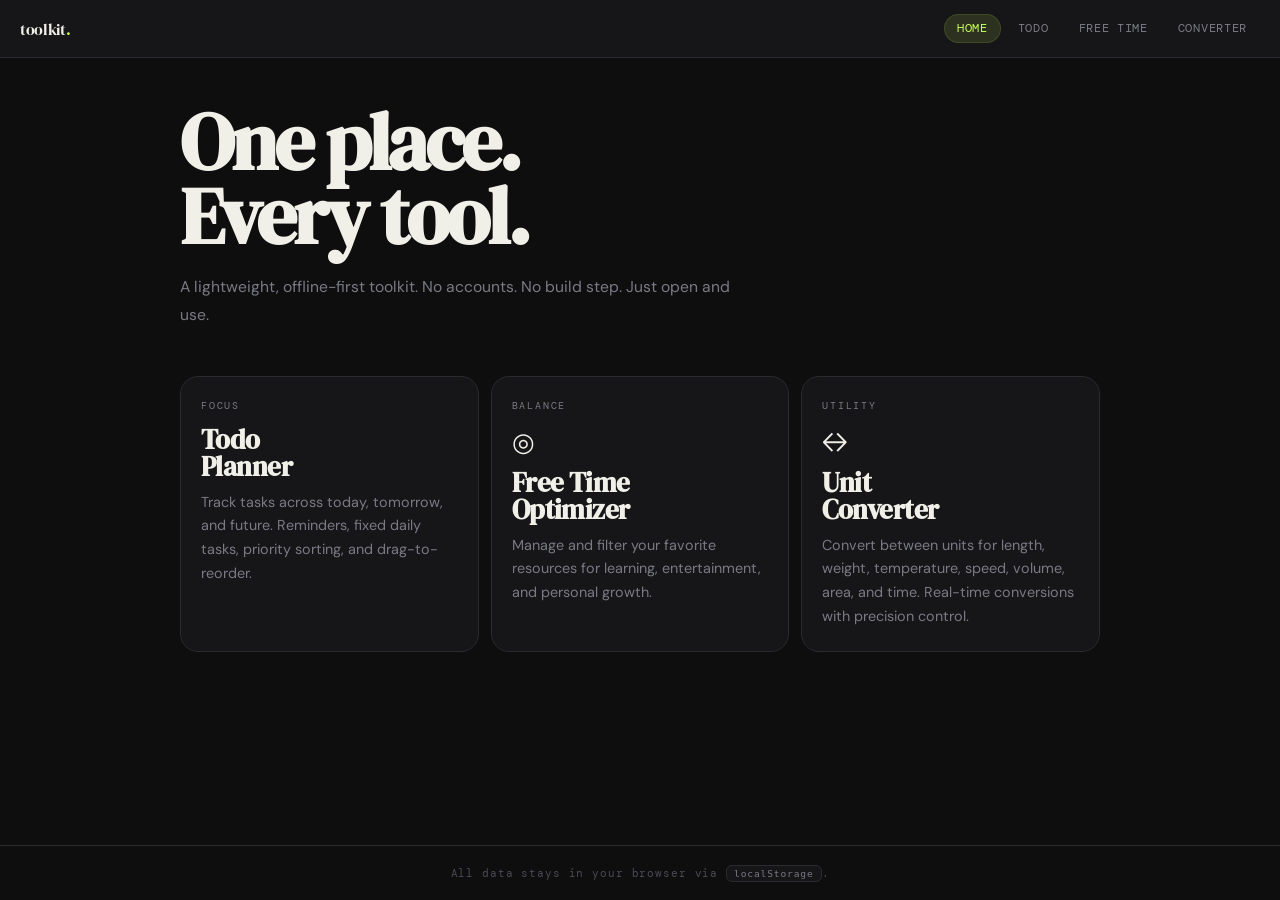
<file: index.html>
<!DOCTYPE html>
<html lang="en">
<head>
<meta charset="UTF-8">
<meta name="viewport" content="width=device-width, initial-scale=1.0">
<title>My Toolkit</title>
<link rel="stylesheet" href="./css/shared.css">
<link rel="stylesheet" href="./css/index.css">
</head>
<body>

<nav class="site-nav">
  <a class="site-nav-logo" href="./index.html">toolkit<span>.</span></a>
  <div class="site-nav-links">
    <a class="site-nav-link active" href="./index.html">Home</a>
    <a class="site-nav-link" href="./todo.html">Todo</a>
    <a class="site-nav-link" href="./free-time.html">Free Time</a>
    <a class="site-nav-link" href="./converter.html">Converter</a>
  </div>
</nav>

<main class="shell">

  <div class="intro">
    <h1 class="hero-title">One place.<br>Every tool.</h1>
    <p class="hero-lede">
      A lightweight, offline-first toolkit.
      No accounts. No build step. Just open and use.
    </p>
  </div>

  <div class="cards-grid">

    <a class="tool-card" href="./todo.html" data-tool="todo">
      <div>
        <div class="card-tag">Focus</div>
        <span class="card-icon"></span>
        <h2 class="card-h2">Todo<br>Planner</h2>
        <p class="card-desc">
          Track tasks across today, tomorrow, and future. Reminders,
          fixed daily tasks, priority sorting, and drag-to-reorder.
        </p>
      </div>
    </a>

    <a class="tool-card" href="./free-time.html" data-tool="free-time">
      <div>
        <div class="card-tag">Balance</div>
        <span class="card-icon">◎</span>
        <h2 class="card-h2">Free Time<br>Optimizer</h2>
        <p class="card-desc">
          Manage and filter your favorite resources for learning, entertainment, and personal growth.
        </p>
      </div>
    </a>

    <a class="tool-card" href="./converter.html" data-tool="converter">
      <div>
        <div class="card-tag">Utility</div>
        <span class="card-icon">↔</span>
        <h2 class="card-h2">Unit<br>Converter</h2>
        <p class="card-desc">
          Convert between units for length, weight, temperature, speed, volume, area, and time. Real-time conversions with precision control.
        </p>
      </div>
    </a>

  </div>

</main>

<footer class="index-footer">
  All data stays in your browser via <code>localStorage</code>.
</footer>

<script src="./js/shared.js"></script>
</body>
</html>
</file>
<file: css/shared.css>
/* ============================================================
   SHARED.CSS — Design tokens & base styles across all pages
   ============================================================ */

/* ---- GOOGLE FONTS ---- */
@import url('https://fonts.googleapis.com/css2?family=DM+Serif+Display:ital@0;1&family=DM+Mono:wght@300;400;500&family=DM+Sans:wght@300;400;500;600&display=swap');

/* ---- DESIGN TOKENS ---- */
:root {
  /* Backgrounds */
  --bg:          #0e0e0f;
  --surface:     #161618;
  --surface2:    #1e1e21;
  --surface3:    #252529;

  /* Borders */
  --border:      #2a2a2f;
  --border-light:#3a3a42;

  /* Typography */
  --text:        #f0efe8;
  --text-muted:  #7a7a85;
  --text-dim:    #4a4a55;

  /* Accents */
  --accent:      #c8ff57;
  --accent-dim:  rgba(200,255,87,0.12);
  --accent-glow: rgba(200,255,87,0.04);

  --red:         #ff5f57;
  --red-dim:     rgba(255,95,87,0.12);
  --amber:       #ffb340;
  --amber-dim:   rgba(255,179,64,0.12);
  --blue:        #57b0ff;
  --blue-dim:    rgba(87,176,255,0.12);

  /* Category colours (free-time) */
  --c-islam:     #c9a84c;
  --c-swe:       #5ba3d9;
  --c-lang:      #72c472;
  --c-rest:      #8f7ec8;
  --c-ent:       #e07a6e;
  --c-eng:       #4ecdc4;

  /* Shape */
  --radius:      12px;
  --radius-sm:   7px;
  --radius-lg:   18px;

  /* Fonts */
  --font-display:'DM Serif Display', Georgia, serif;
  --font-mono:   'DM Mono', 'Courier New', monospace;
  --font-ui:     'DM Sans', 'Segoe UI', Arial, sans-serif;

  /* Motion */
  --transition:  200ms cubic-bezier(0.4, 0, 0.2, 1);
}

/* ---- RESET ---- */
*, *::before, *::after {
  box-sizing: border-box;
  margin: 0;
  padding: 0;
}

html {
  font-size: 16px;
  -webkit-tap-highlight-color: transparent;
}

body {
  background: var(--bg);
  color: var(--text);
  font-family: var(--font-ui);
  min-height: 100dvh;
  overflow-x: hidden;
}

/* ---- SCROLLBAR ---- */
::-webkit-scrollbar         { width: 4px; }
::-webkit-scrollbar-track   { background: transparent; }
::-webkit-scrollbar-thumb   { background: var(--border); border-radius: 99px; }

/* ---- TYPOGRAPHY UTILITIES ---- */
.eyebrow {
  font-size: 0.68rem;
  letter-spacing: 0.18em;
  text-transform: uppercase;
  color: var(--text-muted);
}

.label {
  font-size: 0.63rem;
  letter-spacing: 0.14em;
  text-transform: uppercase;
  color: var(--text-muted);
  font-weight: 500;
  margin-bottom: 10px;
  font-family: var(--font-mono);
}

/* ---- SHARED NAV BAR ---- */
.site-nav {
  display: flex;
  align-items: center;
  justify-content: space-between;
  padding: 14px 20px;
  border-bottom: 1px solid var(--border);
  background: var(--surface);
  position: sticky;
  top: 0;
  z-index: 100;
  backdrop-filter: blur(12px);
}

.site-nav-logo {
  font-family: var(--font-display);
  font-size: 1rem;
  color: var(--text);
  text-decoration: none;
  letter-spacing: -0.02em;
}

.site-nav-logo span {
  color: var(--accent);
}

.site-nav-links {
  display: flex;
  gap: 4px;
}

.site-nav-link {
  padding: 6px 12px;
  border-radius: 99px;
  font-size: 0.72rem;
  letter-spacing: 0.06em;
  text-transform: uppercase;
  color: var(--text-muted);
  text-decoration: none;
  font-family: var(--font-mono);
  transition: var(--transition);
  border: 1px solid transparent;
}

.site-nav-link:hover {
  color: var(--text);
  border-color: var(--border);
}

.site-nav-link.active {
  color: var(--accent);
  border-color: var(--accent-dim);
  background: var(--accent-dim);
}

/* ---- TOAST ---- */
.toast {
  position: fixed;
  bottom: 24px;
  left: 50%;
  transform: translateX(-50%) translateY(80px);
  background: var(--surface3);
  border: 1px solid var(--border-light);
  border-radius: 99px;
  padding: 10px 20px;
  font-size: 0.72rem;
  font-family: var(--font-mono);
  color: var(--text);
  transition: transform 0.3s cubic-bezier(0.34, 1.4, 0.64, 1);
  z-index: 300;
  white-space: nowrap;
  pointer-events: none;
  letter-spacing: 0.04em;
}

.toast.show {
  transform: translateX(-50%) translateY(0);
}
</file>
<file: css/index.css>
/* ============================================================
   INDEX.CSS — Styles specific to index.html
   ============================================================ */

body {
  font-family: var(--font-ui);
  min-height: 100dvh;
  display: flex;
  flex-direction: column;
}

/* ---- HERO WRAPPER ---- */
.shell {
  flex: 1;
  max-width: 960px;
  margin: 0 auto;
  width: 100%;
  padding: 48px 20px 64px;
}

/* ---- INTRO ---- */
.intro {
  margin-bottom: 48px;
}

.hero-eyebrow {
  font-family: var(--font-mono);
  font-size: 0.65rem;
  letter-spacing: 0.22em;
  text-transform: uppercase;
  color: var(--accent);
  margin-bottom: 16px;
}

.hero-title {
  font-family: var(--font-display);
  font-size: clamp(2.4rem, 8vw, 5rem);
  line-height: 0.92;
  letter-spacing: -0.04em;
  color: var(--text);
  margin-bottom: 20px;
}

.hero-lede {
  max-width: 52ch;
  color: var(--text-muted);
  font-size: 0.98rem;
  line-height: 1.75;
}

/* ---- GRID ---- */
.cards-grid {
  display: grid;
  grid-template-columns: repeat(auto-fit, minmax(260px, 1fr));
  gap: 12px;
}

/* ---- TOOL CARD ---- */
.tool-card {
  background: var(--surface);
  border: 1px solid var(--border);
  border-radius: var(--radius-lg);
  padding: 22px 20px;
  text-decoration: none;
  color: inherit;
  display: flex;
  flex-direction: column;
  justify-content: space-between;
  min-height: 200px;
  position: relative;
  overflow: hidden;
  transition: border-color 0.22s ease, transform 0.22s ease, box-shadow 0.22s ease;
}

.tool-card::before {
  content: '';
  position: absolute;
  top: 0; left: 0; right: 0;
  height: 2px;
  background: var(--card-accent, var(--accent));
  opacity: 0;
  transition: opacity 0.22s ease;
}

.tool-card:hover {
  border-color: var(--border-light);
  transform: translateY(-4px);
  box-shadow: 0 20px 48px rgba(0,0,0,0.4);
  outline: none;
}

.tool-card:hover::before { opacity: 1; }
.tool-card:focus-visible { outline: 2px solid var(--accent); outline-offset: 4px; }

/* Accent variants per card */
.tool-card[data-tool="todo"]      { --card-accent: var(--accent); }
.tool-card[data-tool="free-time"] { --card-accent: var(--c-ent); }


.card-tag {
  font-family: var(--font-mono);
  font-size: 0.62rem;
  letter-spacing: 0.18em;
  text-transform: uppercase;
  color: var(--text-muted);
  margin-bottom: 14px;
}

.card-icon {
  font-size: 1.6rem;
  margin-bottom: 10px;
  display: block;
}

.card-h2 {
  font-family: var(--font-display);
  font-size: 1.7rem;
  line-height: 1;
  letter-spacing: -0.02em;
  color: var(--text);
  margin-bottom: 10px;
}

.card-desc {
  color: var(--text-muted);
  font-size: 0.9rem;
  line-height: 1.65;
}

.card-foot {
  margin-top: 24px;
  font-family: var(--font-mono);
  font-size: 0.72rem;
  letter-spacing: 0.06em;
  color: var(--card-accent, var(--accent));
  display: flex;
  align-items: center;
  gap: 6px;
}

.card-foot::after {
  content: '→';
  transition: transform 0.18s ease;
}

.tool-card:hover .card-foot::after {
  transform: translateX(4px);
}

/* ---- FOOTER NOTE ---- */
.index-footer {
  border-top: 1px solid var(--border);
  padding: 20px;
  text-align: center;
  font-family: var(--font-mono);
  font-size: 0.68rem;
  letter-spacing: 0.08em;
  color: var(--text-dim);
}

.index-footer code {
  background: var(--surface);
  border: 1px solid var(--border);
  padding: 2px 7px;
  border-radius: 6px;
  font-size: 0.88em;
  color: var(--text-muted);
}

/* ---- STATUS BAR ---- */
.status-bar {
  display: flex;
  gap: 16px;
  margin-top: 32px;
  flex-wrap: wrap;
}

.status-item {
  display: flex;
  align-items: center;
  gap: 7px;
  font-family: var(--font-mono);
  font-size: 0.65rem;
  letter-spacing: 0.1em;
  text-transform: uppercase;
  color: var(--text-dim);
}

.status-dot {
  width: 5px;
  height: 5px;
  border-radius: 50%;
  background: var(--accent);
  box-shadow: 0 0 6px var(--accent);
  animation: statusPulse 2.5s ease-in-out infinite;
}

@keyframes statusPulse {
  0%, 100% { opacity: 1; }
  50%       { opacity: 0.4; }
}
</file>
